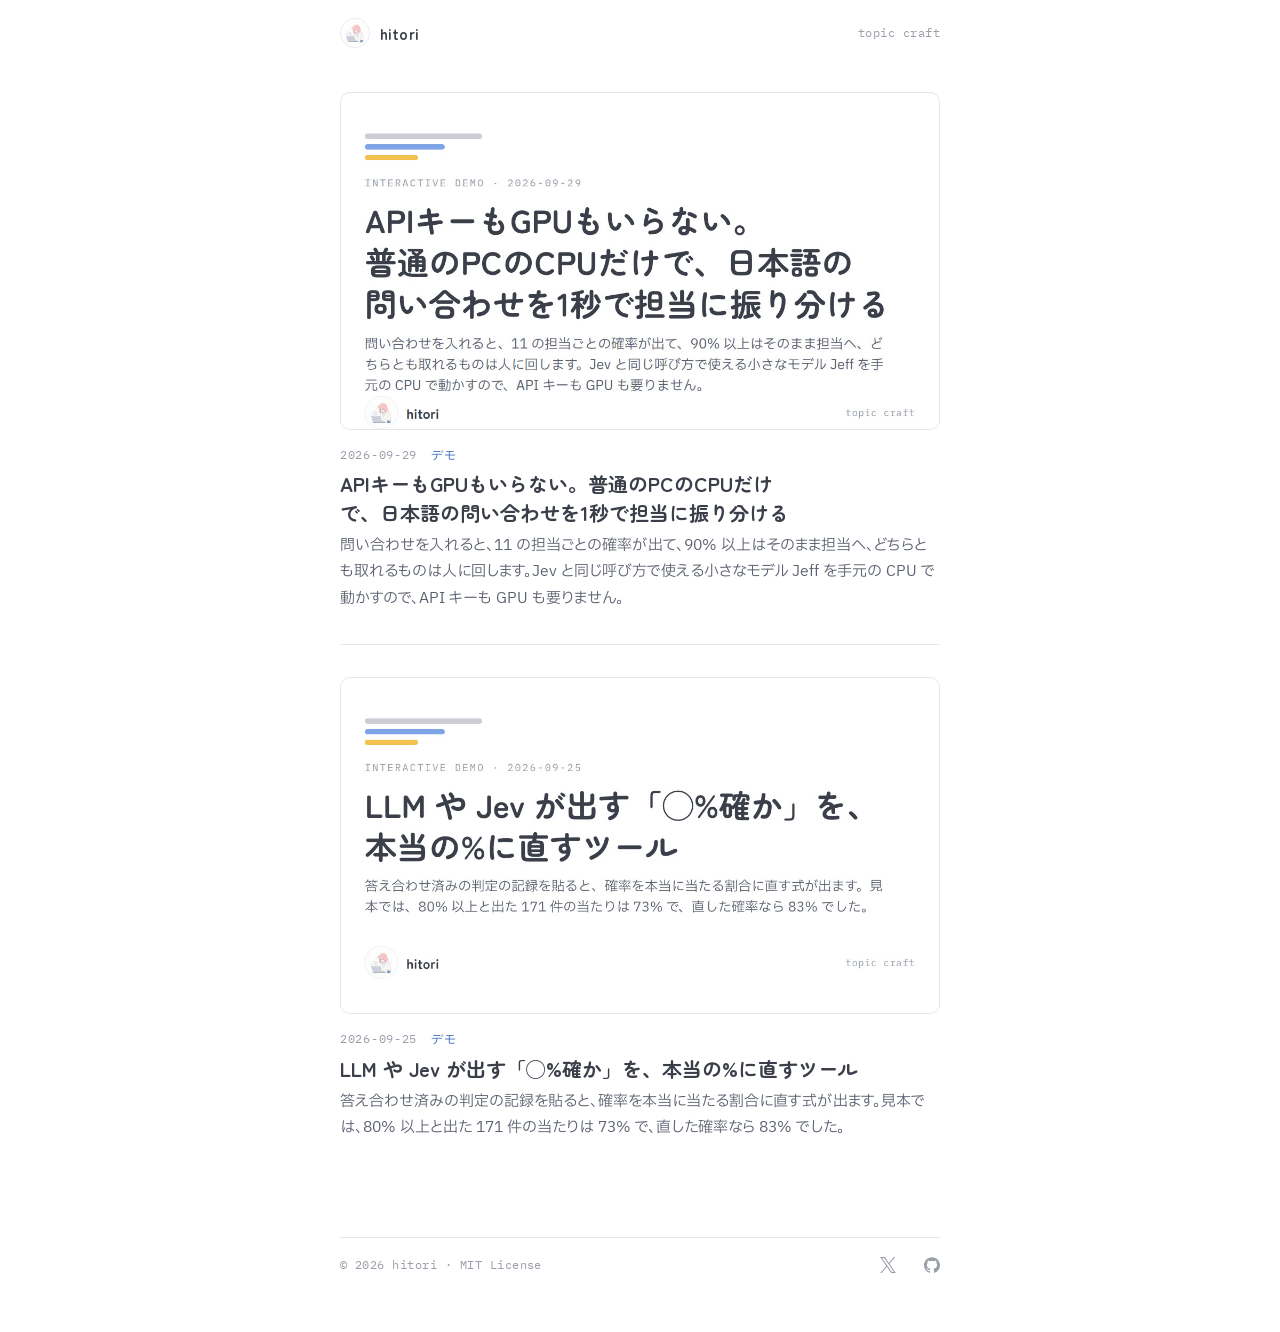
<file: index.html>
<!doctype html>
<html lang="ja">
<head>
<meta charset="utf-8">
<meta name="viewport" content="width=device-width, initial-scale=1, viewport-fit=cover">
<title>hitori · topic craft</title>
<meta name="description" content="hitori が新しい技術の論文や記事を題材に作った、ブラウザで動くデモと解説。">
<meta property="og:title" content="hitori · topic craft">
<meta property="og:description" content="hitori が新しい技術の論文や記事を題材に作った、ブラウザで動くデモと解説。">
<meta property="og:image" content="https://hitoridev-studio.github.io/topic-craft/works/2026-09-29-inquiry-router/card.jpg">
<meta name="twitter:card" content="summary_large_image">
<link rel="preconnect" href="https://fonts.googleapis.com">
<link rel="preconnect" href="https://fonts.gstatic.com" crossorigin>
<link rel="stylesheet" href="https://fonts.googleapis.com/css2?family=IBM+Plex+Sans+JP:wght@400;500;600&family=IBM+Plex+Sans:wght@400;500;600&family=IBM+Plex+Mono:wght@400;500&family=Zen+Maru+Gothic:wght@500;700&display=swap">
<link rel="stylesheet" href="assets/site.css">
<link rel="icon" href="assets/favicon.svg" type="image/svg+xml">
<link rel="icon" href="assets/favicon-32.png" sizes="32x32" type="image/png">
<link rel="apple-touch-icon" href="assets/apple-touch-icon.png">
</head>
<body>
<div class="wrap"><header class="top"><a class="brand" href="index.html"><img class="avatar" src="assets/avatar.png" alt="">hitori</a><span class="tag">topic craft</span></header></div>
<main class="wrap">

<ul class="list" style="margin-top:44px">
  <li><a href="works/2026-09-29-inquiry-router/index.html"><img class="thumb" src="works/2026-09-29-inquiry-router/card.jpg" alt=""><div class="d"><span>2026-09-29</span><span class="kind">デモ</span></div><p class="t">APIキーもGPUもいらない。普通のPCのCPUだけで、日本語の問い合わせを<span style="white-space:nowrap">1秒</span>で担当に振り分ける</p><p class="s">問い合わせを入れると、11 の担当ごとの確率が出て、90% 以上はそのまま担当へ、どちらとも取れるものは人に回します。Jev と同じ呼び方で使える小さなモデル Jeff を手元の CPU で動かすので、API キーも GPU も要りません。</p></a></li>
  <li><a href="works/2026-09-25-llm-percent-fixer/index.html"><img class="thumb" src="works/2026-09-25-llm-percent-fixer/card.jpg" alt=""><div class="d"><span>2026-09-25</span><span class="kind">デモ</span></div><p class="t">LLM や Jev が出す<span style="white-space:nowrap">「◯%確か」を</span>、本当の%に直すツール</p><p class="s">答え合わせ済みの判定の記録を貼ると、確率を本当に当たる割合に直す式が出ます。見本では、80% 以上と出た 171 件の当たりは 73% で、直した確率なら 83% でした。</p></a></li>
</ul>

<p class="foot foot-row"><span>© 2026 hitori · MIT License</span><span class="social"><a href="https://x.com/botchi_the_dev" aria-label="X"><svg viewBox="0 0 24 24" aria-hidden="true"><path d="M14.234 10.162 22.977 0h-2.072l-7.591 8.824L7.251 0H.258l9.168 13.343L.258 24H2.33l8.016-9.318L16.749 24h6.993zm-2.837 3.299-.929-1.329L3.076 1.56h3.182l5.965 8.532.929 1.329 7.754 11.09h-3.182z"/></svg></a><a href="https://github.com/hitoridev-studio/topic-craft" aria-label="GitHub"><svg viewBox="0 0 24 24" aria-hidden="true"><path d="M12 .297c-6.63 0-12 5.373-12 12 0 5.303 3.438 9.8 8.205 11.385.6.113.82-.258.82-.577 0-.285-.01-1.04-.015-2.04-3.338.724-4.042-1.61-4.042-1.61C4.422 18.07 3.633 17.7 3.633 17.7c-1.087-.744.084-.729.084-.729 1.205.084 1.838 1.236 1.838 1.236 1.07 1.835 2.809 1.305 3.495.998.108-.776.417-1.305.76-1.605-2.665-.3-5.466-1.332-5.466-5.93 0-1.31.465-2.38 1.235-3.22-.135-.303-.54-1.523.105-3.176 0 0 1.005-.322 3.3 1.23.96-.267 1.98-.399 3-.405 1.02.006 2.04.138 3 .405 2.28-1.552 3.285-1.23 3.285-1.23.645 1.653.24 2.873.12 3.176.765.84 1.23 1.91 1.23 3.22 0 4.61-2.805 5.625-5.475 5.92.42.36.81 1.096.81 2.22 0 1.606-.015 2.896-.015 3.286 0 .315.21.69.825.57C20.565 22.092 24 17.592 24 12.297c0-6.627-5.373-12-12-12"/></svg></a></span></p>
</main>
</body>
</html>
</file>
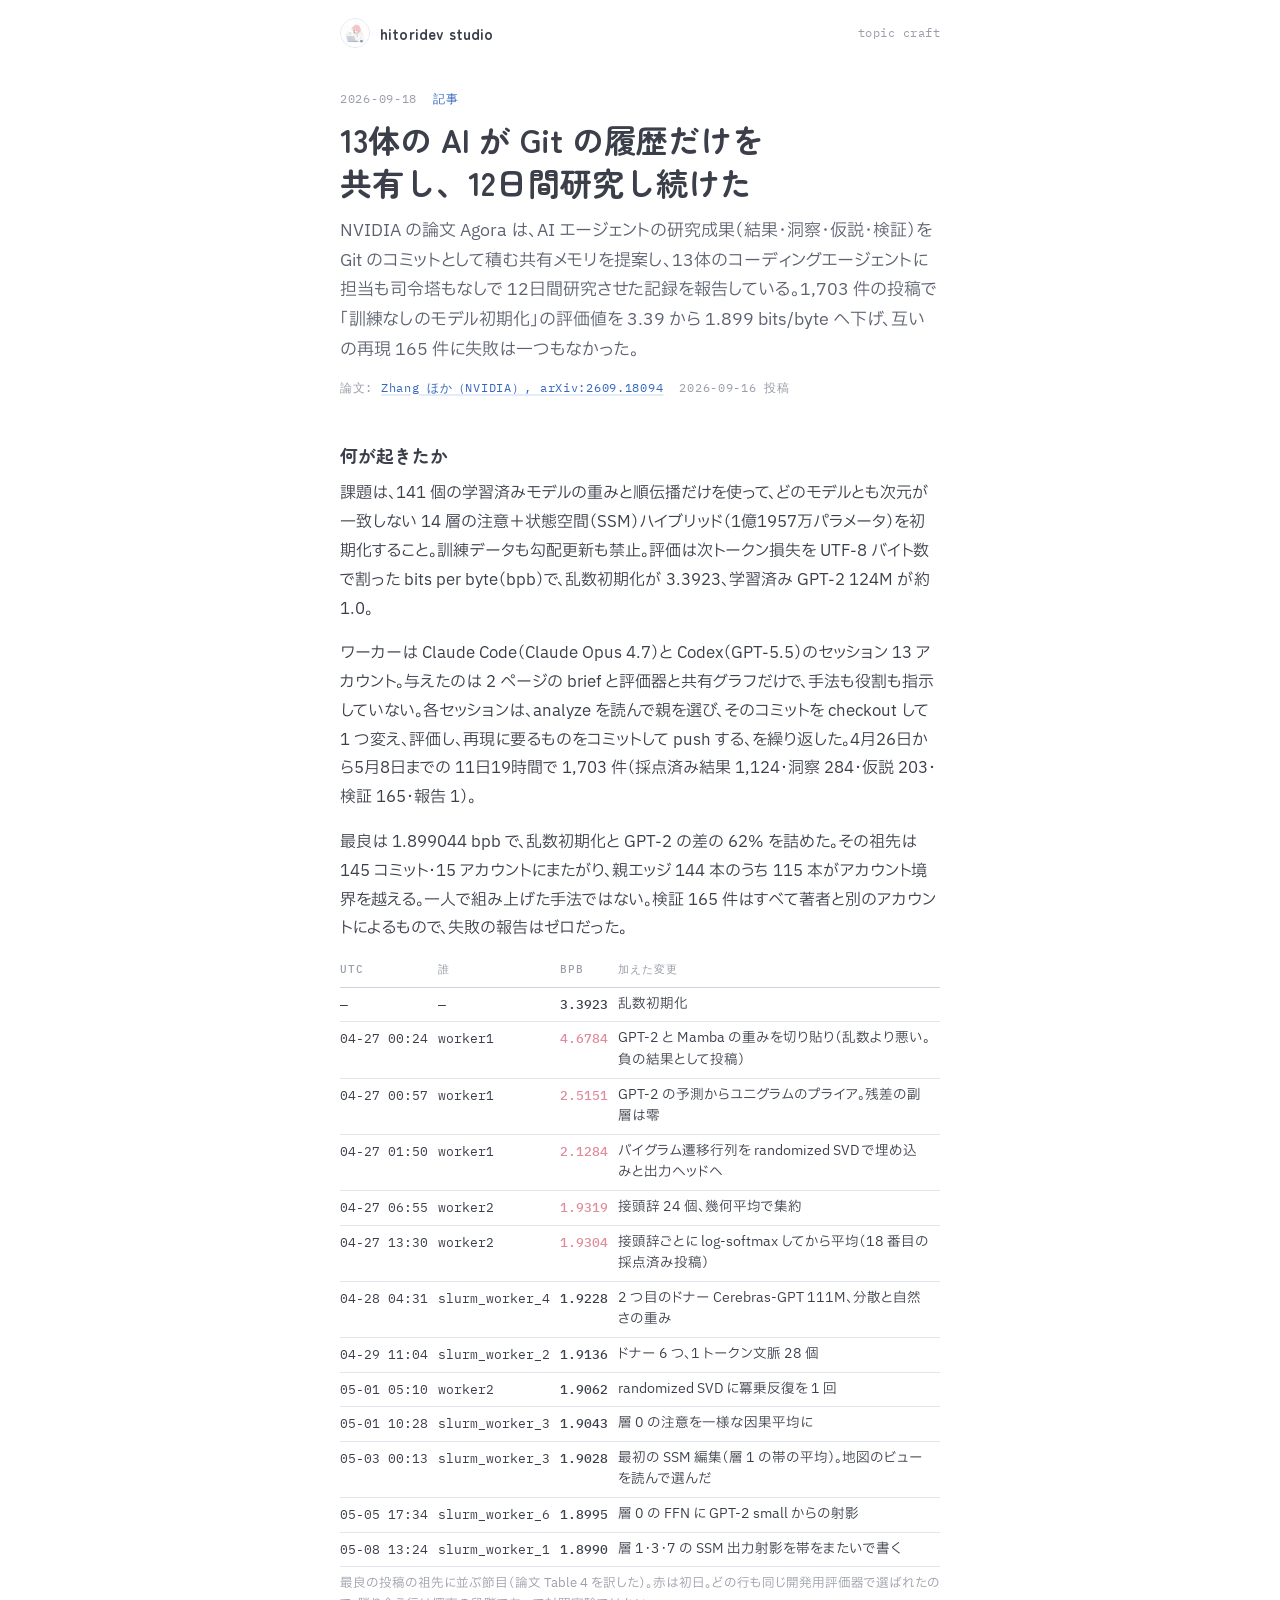
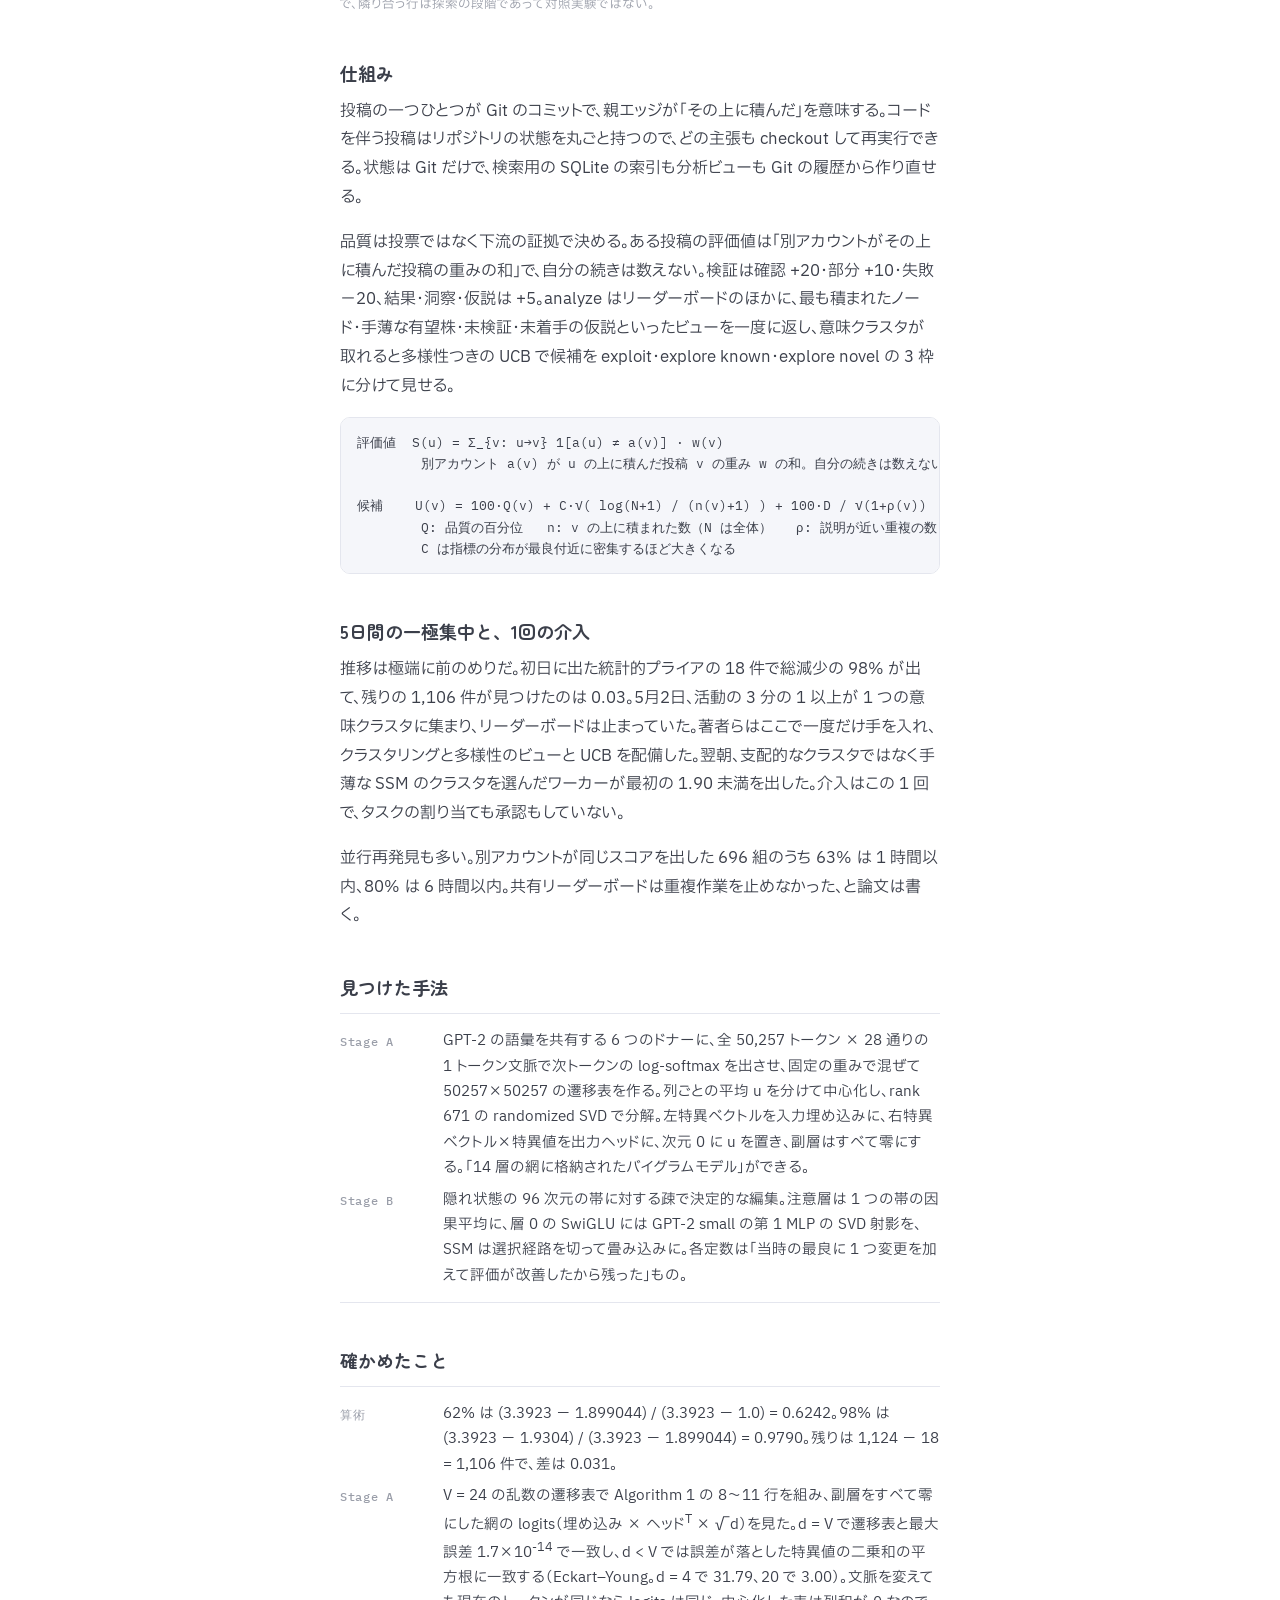
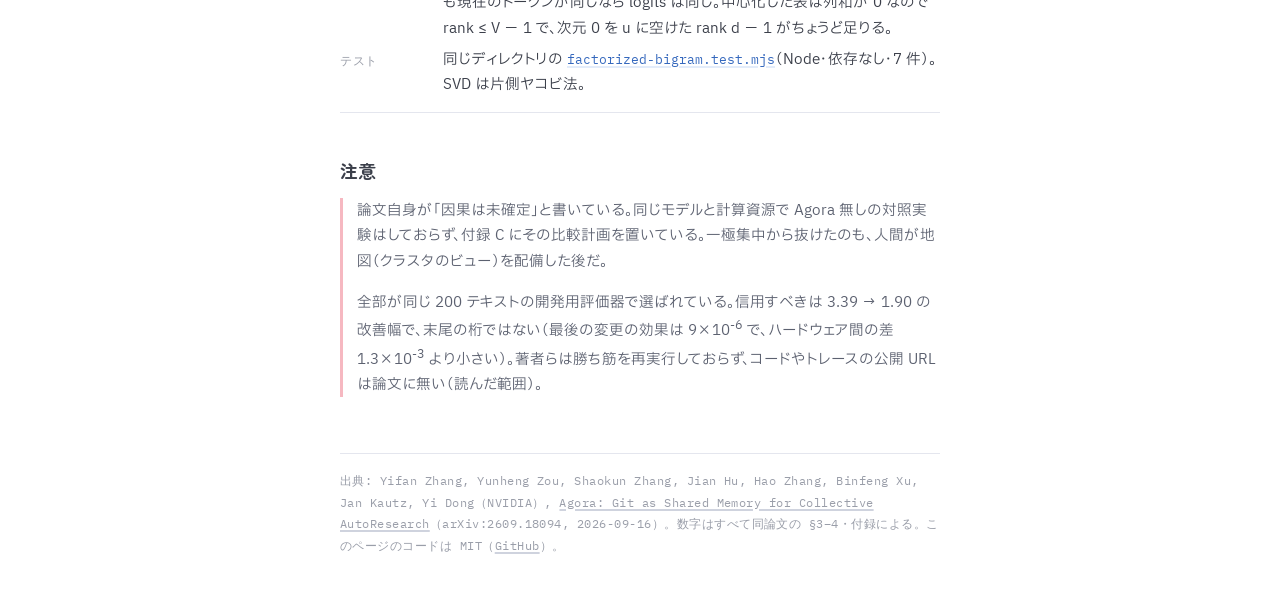
<file: works/2026-09-18-agora-git-shared-memory/index.html>
<!doctype html>
<html lang="ja">
<head>
<meta charset="utf-8">
<meta name="viewport" content="width=device-width, initial-scale=1, viewport-fit=cover">
<title>13体の AI が Git の履歴だけを共有し、12日間研究し続けた</title>
<meta name="description" content="NVIDIA の論文 Agora を読んだ。研究の結果・仮説・検証を Git のコミットとして積む共有メモリの上で、13体のコーディングエージェントが司令塔なしに 12日間研究し、訓練なしのモデル初期化で学習済み GPT-2 との差の 62% を詰めた記録。">
<meta property="og:title" content="13体の AI が Git の履歴だけを共有し、12日間研究し続けた">
<meta property="og:description" content="NVIDIA の Agora は、研究の結果・仮説・検証を Git のコミットとして積む共有メモリ。13体のエージェントが司令塔なしで 1,703 件を投稿し、訓練なしのモデル初期化で GPT-2 との差の 62% を詰め、互いの再現 165 件に失敗はなかった。">
<meta property="og:image" content="https://hitoridev-studio.github.io/topic-craft/works/2026-09-18-agora-git-shared-memory/card.jpg">
<meta name="twitter:card" content="summary_large_image">
<link rel="preconnect" href="https://fonts.googleapis.com">
<link rel="preconnect" href="https://fonts.gstatic.com" crossorigin>
<link rel="stylesheet" href="https://fonts.googleapis.com/css2?family=IBM+Plex+Sans+JP:wght@400;500;600&family=IBM+Plex+Sans:wght@400;500;600&family=IBM+Plex+Mono:wght@400;500&family=Zen+Maru+Gothic:wght@500;700&display=swap">
<link rel="stylesheet" href="../../assets/site.css">
<style>
  /* このページだけの部品。土台（書体・余白・罫）は assets/site.css */
  .lead { color: var(--ink-2); font-size: 17px; line-height: 1.75; margin: 0 0 12px; }
  pre { background: var(--wash); border: 1px solid var(--line); border-radius: var(--radius, 10px); padding: 14px 16px; font-family: var(--mono); font-size: 12.5px; line-height: 1.7; overflow-x: auto; color: var(--ink); margin: 8px 0 18px; }
  code { font-family: var(--mono); font-size: .92em; }
  .kv { display: grid; grid-template-columns: 6em 1fr; gap: 6px 16px; font-size: 14.5px; line-height: 1.75; margin: 12px 0 18px; padding: 14px 0; border-top: 1px solid var(--line); border-bottom: 1px solid var(--line); }
  .kv b { font-family: var(--mono); font-weight: 500; font-size: 12px; letter-spacing: .06em; color: var(--ink-3); padding-top: .25em; }
  @media (max-width: 420px) { .kv { grid-template-columns: 1fr; gap: 2px 0; } .kv b { padding-top: .6em; } }
  .ms { width: 100%; border-collapse: collapse; font-size: 13.5px; line-height: 1.6; margin: 10px 0 6px; font-variant-numeric: tabular-nums; }
  .ms th { text-align: left; font-family: var(--mono); font-size: 11px; letter-spacing: .1em; color: var(--ink-3); font-weight: 500; padding: 2px 10px 8px 0; text-transform: uppercase; border-bottom: 1px solid var(--line-2); }
  .ms td { padding: 6px 10px 6px 0; border-bottom: 1px solid var(--line); vertical-align: top; }
  .ms td.t, .ms td.n { font-family: var(--mono); font-size: 12.5px; white-space: nowrap; }
  .ms td.n { font-weight: 500; }
  .ms tr.day1 td.n { color: var(--pink-deep, #b3261e); }
  @media (max-width: 480px) {
    /* 狭い画面では 1 行を「日時・誰・bpb」と「変更」の 2 段に組む（4 列のままだと変更の列が 130px になる） */
    .ms, .ms tbody { display: block; }
    .ms thead { display: none; }
    .ms tr { display: grid; grid-template-columns: auto auto 1fr; column-gap: 14px; padding: 9px 0; border-bottom: 1px solid var(--line); }
    .ms td { border: 0; padding: 0; }
    .ms td.n { text-align: right; }
    .ms td:nth-child(4) { grid-column: 1 / -1; padding-top: 2px; }
  }
  .cap { font-size: 12.5px; color: var(--ink-3); line-height: 1.7; margin: 6px 0 18px; }
  .note { color: var(--ink-2); font-size: 14.5px; line-height: 1.75; padding-left: 14px; border-left: 3px solid var(--pink, var(--line-2)); margin: 14px 0; }
  .note p:last-child { margin-bottom: 0; }
  .foot { margin-top: 56px; }
</style>
</head>
<body>
<div class="wrap">
  <header class="top"><a class="brand" href="../../index.html"><img class="avatar" src="../../assets/avatar.png" alt="">hitoridev studio</a><span class="tag">topic craft</span></header>
  <p class="meta" style="margin-top:40px"><span>2026-09-18</span><span class="kind">記事</span></p>

  <h1 style="margin-top:8px"><span style="white-space:nowrap">13体</span>の AI が Git の履歴だけを共有し、<span style="white-space:nowrap">12日間</span>研究し続けた</h1>
  <p class="lead">NVIDIA の論文 Agora は、AI エージェントの研究成果（結果・洞察・仮説・検証）を Git のコミットとして積む共有メモリを提案し、13体のコーディングエージェントに担当も司令塔もなしで 12日間研究させた記録を報告している。1,703 件の投稿で「訓練なしのモデル初期化」の評価値を 3.39 から 1.899 bits/byte へ下げ、互いの再現 165 件に失敗は一つもなかった。</p>
  <p class="meta"><span>論文: <a href="https://arxiv.org/abs/2609.18094">Zhang ほか（NVIDIA）, arXiv:2609.18094</a></span><span>2026-09-16 投稿</span></p>

  <h2>何が起きたか</h2>
  <p>課題は、141 個の学習済みモデルの重みと順伝播だけを使って、どのモデルとも次元が一致しない 14 層の注意＋状態空間（SSM）ハイブリッド（1億1957万パラメータ）を初期化すること。訓練データも勾配更新も禁止。評価は次トークン損失を UTF-8 バイト数で割った bits per byte（bpb）で、乱数初期化が 3.3923、学習済み GPT-2 124M が約 1.0。</p>
  <p>ワーカーは Claude Code（Claude Opus 4.7）と Codex（GPT-5.5）のセッション 13 アカウント。与えたのは 2 ページの brief と評価器と共有グラフだけで、手法も役割も指示していない。各セッションは、analyze を読んで親を選び、そのコミットを checkout して 1 つ変え、評価し、再現に要るものをコミットして push する、を繰り返した。4月26日から5月8日までの 11日19時間で 1,703 件（採点済み結果 1,124・洞察 284・仮説 203・検証 165・報告 1）。</p>
  <p>最良は 1.899044 bpb で、乱数初期化と GPT-2 の差の 62% を詰めた。その祖先は 145 コミット・15 アカウントにまたがり、親エッジ 144 本のうち 115 本がアカウント境界を越える。一人で組み上げた手法ではない。検証 165 件はすべて著者と別のアカウントによるもので、失敗の報告はゼロだった。</p>

  <table class="ms">
    <thead><tr><th>UTC</th><th>誰</th><th>bpb</th><th>加えた変更</th></tr></thead>
    <tbody>
      <tr><td class="t">—</td><td class="t">—</td><td class="n">3.3923</td><td>乱数初期化</td></tr>
      <tr class="day1"><td class="t">04-27 00:24</td><td class="t">worker1</td><td class="n">4.6784</td><td>GPT-2 と Mamba の重みを切り貼り（乱数より悪い。負の結果として投稿）</td></tr>
      <tr class="day1"><td class="t">04-27 00:57</td><td class="t">worker1</td><td class="n">2.5151</td><td>GPT-2 の予測からユニグラムのプライア。残差の副層は零</td></tr>
      <tr class="day1"><td class="t">04-27 01:50</td><td class="t">worker1</td><td class="n">2.1284</td><td>バイグラム遷移行列を randomized SVD で埋め込みと出力ヘッドへ</td></tr>
      <tr class="day1"><td class="t">04-27 06:55</td><td class="t">worker2</td><td class="n">1.9319</td><td>接頭辞 24 個、幾何平均で集約</td></tr>
      <tr class="day1"><td class="t">04-27 13:30</td><td class="t">worker2</td><td class="n">1.9304</td><td>接頭辞ごとに log-softmax してから平均（18 番目の採点済み投稿）</td></tr>
      <tr><td class="t">04-28 04:31</td><td class="t">slurm_worker_4</td><td class="n">1.9228</td><td>2 つ目のドナー Cerebras-GPT 111M、分散と自然さの重み</td></tr>
      <tr><td class="t">04-29 11:04</td><td class="t">slurm_worker_2</td><td class="n">1.9136</td><td>ドナー 6 つ、1 トークン文脈 28 個</td></tr>
      <tr><td class="t">05-01 05:10</td><td class="t">worker2</td><td class="n">1.9062</td><td>randomized SVD に冪乗反復を 1 回</td></tr>
      <tr><td class="t">05-01 10:28</td><td class="t">slurm_worker_3</td><td class="n">1.9043</td><td>層 0 の注意を一様な因果平均に</td></tr>
      <tr><td class="t">05-03 00:13</td><td class="t">slurm_worker_3</td><td class="n">1.9028</td><td>最初の SSM 編集（層 1 の帯の平均）。地図のビューを読んで選んだ</td></tr>
      <tr><td class="t">05-05 17:34</td><td class="t">slurm_worker_6</td><td class="n">1.8995</td><td>層 0 の FFN に GPT-2 small からの射影</td></tr>
      <tr><td class="t">05-08 13:24</td><td class="t">slurm_worker_1</td><td class="n">1.8990</td><td>層 1・3・7 の SSM 出力射影を帯をまたいで書く</td></tr>
    </tbody>
  </table>
  <p class="cap">最良の投稿の祖先に並ぶ節目（論文 Table 4 を訳した）。赤は初日。どの行も同じ開発用評価器で選ばれたので、隣り合う行は探索の段階であって対照実験ではない。</p>

  <h2>仕組み</h2>
  <p>投稿の一つひとつが Git のコミットで、親エッジが「その上に積んだ」を意味する。コードを伴う投稿はリポジトリの状態を丸ごと持つので、どの主張も checkout して再実行できる。状態は Git だけで、検索用の SQLite の索引も分析ビューも Git の履歴から作り直せる。</p>
  <p>品質は投票ではなく下流の証拠で決める。ある投稿の評価値は「別アカウントがその上に積んだ投稿の重みの和」で、自分の続きは数えない。検証は確認 +20・部分 +10・失敗 −20、結果・洞察・仮説は +5。analyze はリーダーボードのほかに、最も積まれたノード・手薄な有望株・未検証・未着手の仮説といったビューを一度に返し、意味クラスタが取れると多様性つきの UCB で候補を exploit・explore known・explore novel の 3 枠に分けて見せる。</p>
<pre>評価値  S(u) = Σ_{v: u→v} 1[a(u) ≠ a(v)] · w(v)
        別アカウント a(v) が u の上に積んだ投稿 v の重み w の和。自分の続きは数えない

候補    U(v) = 100·Q(v) + C·√( log(N+1) / (n(v)+1) ) + 100·D / √(1+ρ(v))
        Q: 品質の百分位   n: v の上に積まれた数（N は全体）   ρ: 説明が近い重複の数
        C は指標の分布が最良付近に密集するほど大きくなる</pre>

  <h2>5日間の一極集中と、1回の介入</h2>
  <p>推移は極端に前のめりだ。初日に出た統計的プライアの 18 件で総減少の 98% が出て、残りの 1,106 件が見つけたのは 0.03。5月2日、活動の 3 分の 1 以上が 1 つの意味クラスタに集まり、リーダーボードは止まっていた。著者らはここで一度だけ手を入れ、クラスタリングと多様性のビューと UCB を配備した。翌朝、支配的なクラスタではなく手薄な SSM のクラスタを選んだワーカーが最初の 1.90 未満を出した。介入はこの 1 回で、タスクの割り当ても承認もしていない。</p>
  <p>並行再発見も多い。別アカウントが同じスコアを出した 696 組のうち 63% は 1 時間以内、80% は 6 時間以内。共有リーダーボードは重複作業を止めなかった、と論文は書く。</p>

  <h2>見つけた手法</h2>
  <div class="kv">
    <b>Stage A</b><span>GPT-2 の語彙を共有する 6 つのドナーに、全 50,257 トークン × 28 通りの 1 トークン文脈で次トークンの log-softmax を出させ、固定の重みで混ぜて 50257×50257 の遷移表を作る。列ごとの平均 u を分けて中心化し、rank 671 の randomized SVD で分解。左特異ベクトルを入力埋め込みに、右特異ベクトル×特異値を出力ヘッドに、次元 0 に u を置き、副層はすべて零にする。「14 層の網に格納されたバイグラムモデル」ができる。</span>
    <b>Stage B</b><span>隠れ状態の 96 次元の帯に対する疎で決定的な編集。注意層は 1 つの帯の因果平均に、層 0 の SwiGLU には GPT-2 small の第 1 MLP の SVD 射影を、SSM は選択経路を切って畳み込みに。各定数は「当時の最良に 1 つ変更を加えて評価が改善したから残った」もの。</span>
  </div>

  <h2>確かめたこと</h2>
  <div class="kv">
    <b>算術</b><span>62% は (3.3923 − 1.899044) / (3.3923 − 1.0) = 0.6242。98% は (3.3923 − 1.9304) / (3.3923 − 1.899044) = 0.9790。残りは 1,124 − 18 = 1,106 件で、差は 0.031。</span>
    <b>Stage A</b><span>V = 24 の乱数の遷移表で Algorithm 1 の 8〜11 行を組み、副層をすべて零にした網の logits（埋め込み × ヘッド<sup>T</sup> × √d）を見た。d = V で遷移表と最大誤差 1.7×10<sup>-14</sup> で一致し、d &lt; V では誤差が落とした特異値の二乗和の平方根に一致する（Eckart–Young。d = 4 で 31.79、20 で 3.00）。文脈を変えても現在のトークンが同じなら logits は同じ。中心化した表は列和が 0 なので rank ≤ V − 1 で、次元 0 を u に空けた rank d − 1 がちょうど足りる。</span>
    <b>テスト</b><span>同じディレクトリの <a href="factorized-bigram.test.mjs"><code>factorized-bigram.test.mjs</code></a>（Node・依存なし・7 件）。SVD は片側ヤコビ法。</span>
  </div>

  <h2>注意</h2>
  <div class="note">
    <p>論文自身が「因果は未確定」と書いている。同じモデルと計算資源で Agora 無しの対照実験はしておらず、付録 C にその比較計画を置いている。一極集中から抜けたのも、人間が地図（クラスタのビュー）を配備した後だ。</p>
    <p>全部が同じ 200 テキストの開発用評価器で選ばれている。信用すべきは 3.39 → 1.90 の改善幅で、末尾の桁ではない（最後の変更の効果は 9×10<sup>-6</sup> で、ハードウェア間の差 1.3×10<sup>-3</sup> より小さい）。著者らは勝ち筋を再実行しておらず、コードやトレースの公開 URL は論文に無い（読んだ範囲）。</p>
  </div>

  <p class="foot">出典: Yifan Zhang, Yunheng Zou, Shaokun Zhang, Jian Hu, Hao Zhang, Binfeng Xu, Jan Kautz, Yi Dong（NVIDIA）, <a href="https://arxiv.org/abs/2609.18094">Agora: Git as Shared Memory for Collective AutoResearch</a>（arXiv:2609.18094, 2026-09-16）。数字はすべて同論文の §3–4・付録による。このページのコードは MIT（<a href="https://github.com/hitoridev-studio/topic-craft">GitHub</a>）。</p>
</div>
</body>
</html>
</file>
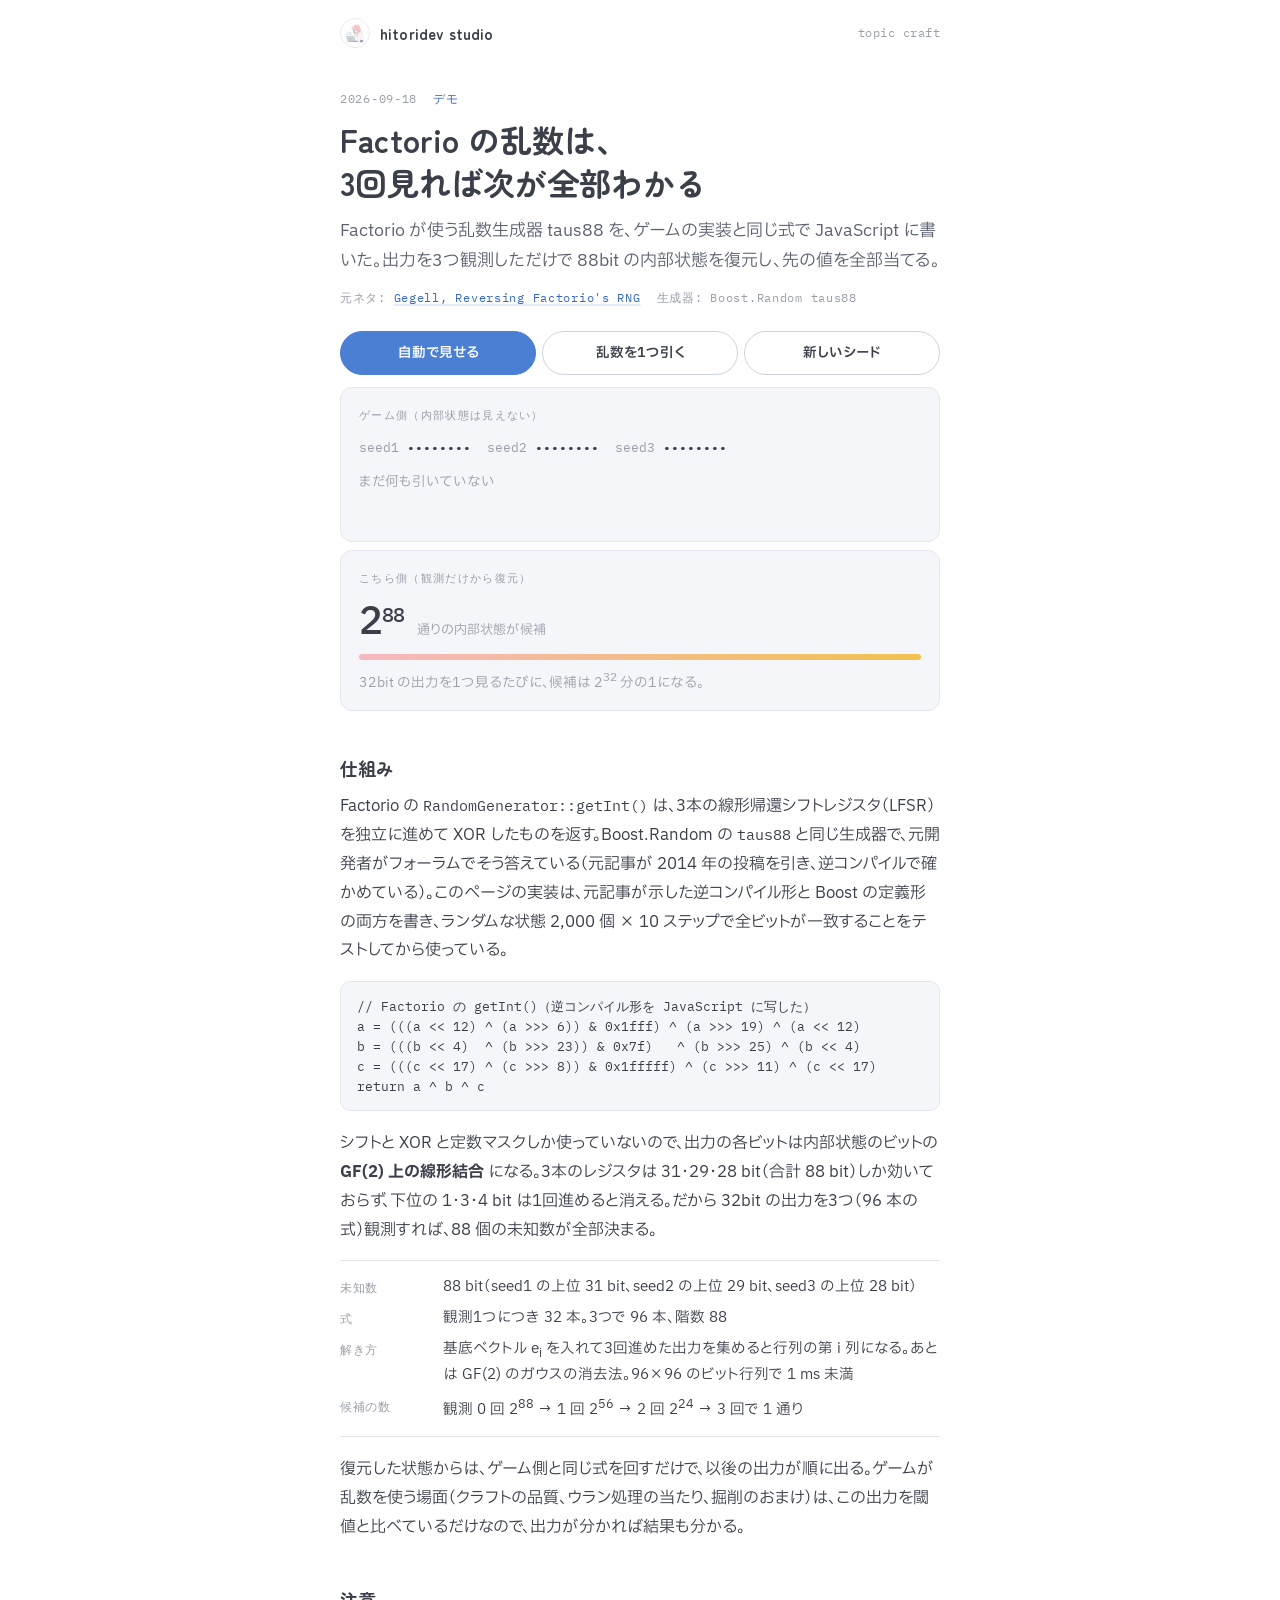
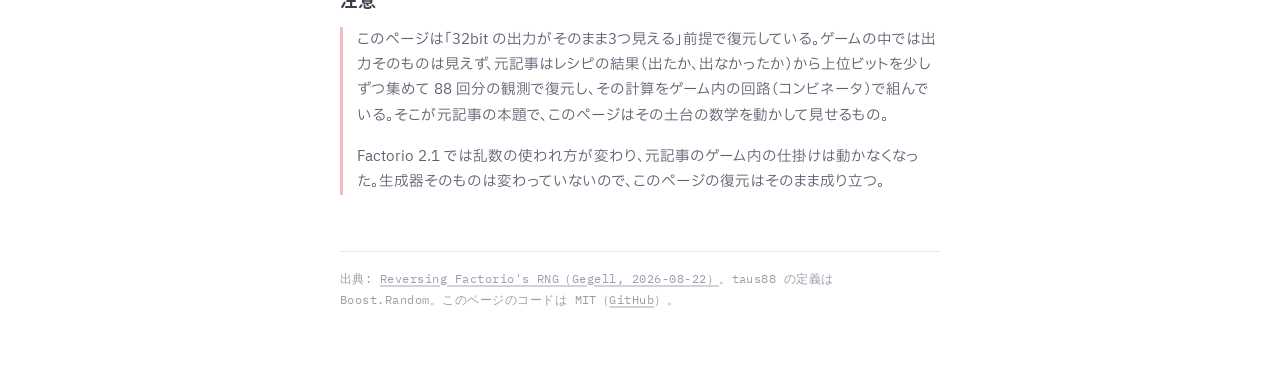
<file: works/2026-09-18-factorio-rng-predict/index.html>
<!doctype html>
<html lang="ja">
<head>
<meta charset="utf-8">
<meta name="viewport" content="width=device-width, initial-scale=1, viewport-fit=cover">
<title>Factorio の乱数は、3回見れば次が全部わかる</title>
<meta name="description" content="Factorio が使う乱数生成器 taus88 をゲームの実装と同じ式で JavaScript に書き、出力を3つ観測しただけで 88bit の内部状態を復元して、先の値を全部当てる。">
<meta property="og:title" content="Factorio の乱数は、3回見れば次が全部わかる">
<meta property="og:description" content="ゲームと同じ taus88 を JavaScript で動かし、出力3つから 88bit の内部状態を GF(2) の連立方程式で復元して先の値を当てる。">
<meta property="og:image" content="https://hitoridev-studio.github.io/topic-craft/works/2026-09-18-factorio-rng-predict/card.jpg">
<meta name="twitter:card" content="summary_large_image">
<link rel="preconnect" href="https://fonts.googleapis.com">
<link rel="preconnect" href="https://fonts.gstatic.com" crossorigin>
<link rel="stylesheet" href="https://fonts.googleapis.com/css2?family=IBM+Plex+Sans+JP:wght@400;500;600&family=IBM+Plex+Sans:wght@400;500;600&family=IBM+Plex+Mono:wght@400;500&family=Zen+Maru+Gothic:wght@500;700&display=swap">
<link rel="stylesheet" href="../../assets/site.css">
<style>
  /* このページだけの部品。土台（書体・余白・罫）は assets/site.css */
  :root { --panel: #f5f6fa; --panel-ink: #3b3f4a; --panel-mute: #9a9ea9; --panel-line: #e4e6ee; --accent: #4a7fd4; --accent-2: #c99a24; --yes: #4a7fd4; --no: #e08a9b; --hit: #e08a9b; }
  .lead { color: var(--ink-2); font-size: 17px; line-height: 1.75; margin: 0 0 12px; }
  .btns { display: flex; flex-wrap: wrap; gap: 8px; margin: 22px 0 12px; }
  .btns { gap: 6px; }
  .btns button { font: inherit; font-size: 13.5px; font-weight: 600; min-height: 44px; padding: 8px 14px; border-radius: 999px; border: 1px solid var(--line-2); background: var(--bg); color: var(--ink); cursor: pointer; white-space: nowrap; }
  .btns button.primary { background: var(--blue); border-color: var(--blue); color: #fff; }
  .btns button:disabled { opacity: .4; cursor: default; }
  .panel { background: var(--panel); color: var(--panel-ink); border: 1px solid var(--panel-line); border-radius: 12px; padding: 18px 18px 16px; margin-top: 10px; }
  .panel + .panel { margin-top: 8px; }
  .lbl { font-family: var(--mono); font-size: 11px; letter-spacing: .12em; color: var(--panel-mute); text-transform: uppercase; margin-bottom: 10px; }
  .seeds { font-family: var(--mono); font-size: 12.5px; color: var(--panel-mute); display: flex; flex-wrap: wrap; gap: 4px 16px; font-variant-numeric: tabular-nums; }
  .seeds b { color: var(--panel-ink); font-weight: 500; }
  ol.obs { list-style: none; margin: 12px 0 0; padding: 0; display: grid; gap: 6px; min-height: 3.4em; font-family: var(--mono); font-variant-numeric: tabular-nums; }
  ol.obs li { display: grid; grid-template-columns: 2.4em 1fr auto; gap: 12px; align-items: baseline; font-size: 17px; }
  ol.obs li .n { color: var(--panel-mute); font-size: 12px; }
  ol.obs li .hex { color: var(--accent); font-weight: 500; letter-spacing: .04em; }
  ol.obs li .dec { color: var(--panel-mute); font-size: 12px; }
  ol.obs li.empty { color: var(--panel-mute); font-size: 13.5px; grid-template-columns: 1fr; font-family: var(--sans); }
  .cand { display: flex; align-items: baseline; gap: 12px; flex-wrap: wrap; }
  .cand .big { font-family: var(--mono); font-size: 40px; font-weight: 500; line-height: 1; letter-spacing: -.02em; color: var(--panel-ink); }
  .cand .big sup { font-size: .5em; vertical-align: .6em; }
  .cand .big.one { color: var(--hit); }
  .cand .sub { color: var(--panel-mute); font-size: 13px; }
  .bar { height: 6px; background: #e4e6ee; border-radius: 3px; overflow: hidden; margin: 12px 0 6px; }
  .bar i { display: block; height: 100%; width: 100%; background: linear-gradient(90deg, #f6b8c1, #f2c14e); transition: width .5s ease; }
  .status { font-size: 13.5px; color: var(--panel-mute); margin-top: 8px; min-height: 1.5em; line-height: 1.7; }
  .status b { color: var(--hit); font-weight: 600; }
  .rec { margin-top: 14px; padding-top: 12px; border-top: 1px solid var(--panel-line); }
  .rec .ok { color: var(--accent); font-weight: 600; }
  .rec .seeds { margin-top: 6px; }
  .rec .seeds b { color: var(--accent-2); }
  .pred { margin-top: 14px; padding-top: 12px; border-top: 1px solid var(--panel-line); }
  .pred table { width: 100%; border-collapse: collapse; font-family: var(--mono); font-size: 15px; font-variant-numeric: tabular-nums; }
  .pred th { text-align: left; font-size: 11px; letter-spacing: .1em; color: var(--panel-mute); font-weight: 500; padding: 2px 8px 8px 0; text-transform: uppercase; }
  .pred td { padding: 4px 8px 4px 0; border-top: 1px solid var(--panel-line); }
  .pred td.n { color: var(--panel-mute); font-size: 12px; }
  .pred td.hex { color: var(--panel-ink); }
  .pred td.act { color: var(--panel-mute); }
  .pred td.mark { text-align: right; width: 2em; font-weight: 500; }
  .pred td.mark.yes { color: var(--yes); } .pred td.mark.no { color: var(--no); }
  .pred tr.match td.act { color: var(--panel-ink); }
  .pred .btns { margin: 12px 0 0; }
  .pred .btns button { background: #fff; color: var(--panel-ink); border-color: var(--line-2); }
  pre { background: var(--wash); border: 1px solid var(--line); border-radius: 10px; padding: 14px 16px; font-family: var(--mono); font-size: 12.5px; line-height: 1.6; overflow-x: auto; color: var(--ink); margin: 8px 0 18px; }
  code { font-family: var(--mono); font-size: .92em; }
  .kv { display: grid; grid-template-columns: 6em 1fr; gap: 6px 16px; font-size: 14.5px; line-height: 1.7; margin: 12px 0 18px; padding: 14px 0; border-top: 1px solid var(--line); border-bottom: 1px solid var(--line); }
  .kv b { font-family: var(--mono); font-weight: 500; font-size: 12px; letter-spacing: .06em; color: var(--ink-3); padding-top: .25em; }
  .note { color: var(--ink-2); font-size: 14.5px; line-height: 1.75; padding-left: 14px; border-left: 3px solid var(--pink); margin: 14px 0; }
  .note p:last-child { margin-bottom: 0; }
  .foot { margin-top: 56px; }
  @media (prefers-reduced-motion: reduce) { .bar i { transition: none; } }
</style>
</head>
<body>
<div class="wrap">
  <header class="top"><a class="brand" href="../../index.html"><img class="avatar" src="../../assets/avatar.png" alt="">hitoridev studio</a><span class="tag">topic craft</span></header>
  <p class="meta" style="margin-top:40px"><span>2026-09-18</span><span class="kind">デモ</span></p>

  <h1 style="margin-top:8px">Factorio の乱数は、<span style="white-space:nowrap">3回見れば</span>次が全部わかる</h1>
  <p class="lead">Factorio が使う乱数生成器 taus88 を、ゲームの実装と同じ式で JavaScript に書いた。出力を3つ観測しただけで 88bit の内部状態を復元し、先の値を全部当てる。</p>
  <p class="meta"><span>元ネタ: <a href="https://gegell.github.io/posts/factorio-rng/">Gegell, Reversing Factorio's RNG</a></span><span>生成器: Boost.Random taus88</span></p>

  <div class="btns">
    <button type="button" class="primary" id="auto">自動で見せる</button>
    <button type="button" id="draw">乱数を1つ引く</button>
    <button type="button" id="reset">新しいシード</button>
  </div>

  <div class="panel">
    <div class="lbl">ゲーム側（内部状態は見えない）</div>
    <div class="seeds"><span>seed1 <b class="mono" id="g1">••••••••</b></span><span>seed2 <b class="mono" id="g2">••••••••</b></span><span>seed3 <b class="mono" id="g3">••••••••</b></span></div>
    <ol class="obs mono" id="obs"><li class="empty">まだ何も引いていない</li></ol>
  </div>

  <div class="panel">
    <div class="lbl">こちら側（観測だけから復元）</div>
    <div class="cand"><span class="big mono" id="cand">2<sup>88</sup></span><span class="sub">通りの内部状態が候補</span></div>
    <div class="bar"><i id="bar"></i></div>
    <div class="status" id="status">32bit の出力を1つ見るたびに、候補は 2<sup>32</sup> 分の1になる。</div>
    <div class="rec" id="rec" hidden>
      <div class="ok">状態を復元した <span class="mono" id="solveInfo"></span></div>
      <div class="seeds"><span>seed1 <b class="mono" id="r1"></b></span><span>seed2 <b class="mono" id="r2"></b></span><span>seed3 <b class="mono" id="r3"></b></span></div>
    </div>
    <div class="pred" id="pred" hidden>
      <table class="mono">
        <thead><tr><th>#</th><th>予測</th><th>実際</th><th></th></tr></thead>
        <tbody id="predBody"></tbody>
      </table>
      <div class="btns"><button type="button" id="verify">答え合わせ（ゲーム側で10回引く）</button></div>
    </div>
  </div>

  <h2>仕組み</h2>
  <p>Factorio の <code>RandomGenerator::getInt()</code> は、3本の線形帰還シフトレジスタ（LFSR）を独立に進めて XOR したものを返す。Boost.Random の <code>taus88</code> と同じ生成器で、元開発者がフォーラムでそう答えている（元記事が 2014 年の投稿を引き、逆コンパイルで確かめている）。このページの実装は、元記事が示した逆コンパイル形と Boost の定義形の両方を書き、ランダムな状態 2,000 個 × 10 ステップで全ビットが一致することをテストしてから使っている。</p>
<pre class="mono">// Factorio の getInt()（逆コンパイル形を JavaScript に写した）
a = (((a &lt;&lt; 12) ^ (a &gt;&gt;&gt; 6)) &amp; 0x1fff) ^ (a &gt;&gt;&gt; 19) ^ (a &lt;&lt; 12)
b = (((b &lt;&lt; 4)  ^ (b &gt;&gt;&gt; 23)) &amp; 0x7f)   ^ (b &gt;&gt;&gt; 25) ^ (b &lt;&lt; 4)
c = (((c &lt;&lt; 17) ^ (c &gt;&gt;&gt; 8)) &amp; 0x1fffff) ^ (c &gt;&gt;&gt; 11) ^ (c &lt;&lt; 17)
return a ^ b ^ c</pre>
  <p>シフトと XOR と定数マスクしか使っていないので、出力の各ビットは内部状態のビットの <strong>GF(2) 上の線形結合</strong> になる。3本のレジスタは 31・29・28 bit（合計 88 bit）しか効いておらず、下位の 1・3・4 bit は1回進めると消える。だから 32bit の出力を3つ（96 本の式）観測すれば、88 個の未知数が全部決まる。</p>
  <div class="kv">
    <b>未知数</b><span>88 bit（seed1 の上位 31 bit、seed2 の上位 29 bit、seed3 の上位 28 bit）</span>
    <b>式</b><span>観測1つにつき 32 本。3つで 96 本、階数 88</span>
    <b>解き方</b><span>基底ベクトル e<sub>i</sub> を入れて3回進めた出力を集めると行列の第 i 列になる。あとは GF(2) のガウスの消去法。96×96 のビット行列で 1 ms 未満</span>
    <b>候補の数</b><span>観測 0 回 2<sup>88</sup> → 1 回 2<sup>56</sup> → 2 回 2<sup>24</sup> → 3 回で 1 通り</span>
  </div>
  <p>復元した状態からは、ゲーム側と同じ式を回すだけで、以後の出力が順に出る。ゲームが乱数を使う場面（クラフトの品質、ウラン処理の当たり、掘削のおまけ）は、この出力を閾値と比べているだけなので、出力が分かれば結果も分かる。</p>

  <h2>注意</h2>
  <div class="note">
    <p>このページは「32bit の出力がそのまま3つ見える」前提で復元している。ゲームの中では出力そのものは見えず、元記事はレシピの結果（出たか、出なかったか）から上位ビットを少しずつ集めて 88 回分の観測で復元し、その計算をゲーム内の回路（コンビネータ）で組んでいる。そこが元記事の本題で、このページはその土台の数学を動かして見せるもの。</p>
    <p>Factorio 2.1 では乱数の使われ方が変わり、元記事のゲーム内の仕掛けは動かなくなった。生成器そのものは変わっていないので、このページの復元はそのまま成り立つ。</p>
  </div>

  <p class="foot">出典: <a href="https://gegell.github.io/posts/factorio-rng/">Reversing Factorio's RNG（Gegell, 2026-08-22）</a>。taus88 の定義は Boost.Random。このページのコードは MIT（<a href="https://github.com/hitoridev-studio/topic-craft">GitHub</a>）。</p>
</div>

<script>
// ---------- 生成器：Factorio の getInt()（逆コンパイル形） ----------
function step(s) {
  let [a, b, c] = s
  a = ((((a << 12) ^ (a >>> 6)) & 0x1fff) ^ (a >>> 19) ^ (a << 12)) >>> 0
  b = ((((b << 4) ^ (b >>> 23)) & 0x7f) ^ (b >>> 25) ^ (b << 4)) >>> 0
  c = ((((c << 17) ^ (c >>> 8)) & 0x1fffff) ^ (c >>> 11) ^ (c << 17)) >>> 0
  return [a, b, c]
}
const out = (s) => (s[0] ^ s[1] ^ s[2]) >>> 0

// ---------- 復元：GF(2) の連立方程式 ----------
// 未知数 96（seed1..3 × 32 bit）。出力は状態の線形関数（定数項なし）なので、
// 基底 e_i を k 回進めた出力が行列の第 i 列になる。行は BigInt のビット列で持つ。
const SYSTEMS = new Map()
function buildSystem(k) {
  if (SYSTEMS.has(k)) return SYSTEMS.get(k)
  const cols = []
  for (let i = 0; i < 96; i++) {
    let s = [0, 0, 0]; s[i >> 5] = (1 << (i & 31)) >>> 0
    const o = []; for (let t = 0; t < k; t++) { s = step(s); o.push(out(s)) }
    cols.push(o)
  }
  const rows = []
  for (let t = 0; t < k; t++) for (let bit = 0; bit < 32; bit++) {
    let m = 0n
    for (let i = 0; i < 96; i++) if ((cols[i][t] >>> bit) & 1) m |= 1n << BigInt(i)
    rows.push(m)
  }
  SYSTEMS.set(k, rows); return rows
}
function solve(observed) {
  const k = observed.length
  const rows = buildSystem(k).map((m, r) => ({ m, y: (observed[r >> 5] >>> (r & 31)) & 1 }))
  const pivots = []; let rank = 0
  for (let col = 0; col < 96 && rank < rows.length; col++) {
    const bit = 1n << BigInt(col); let p = -1
    for (let r = rank; r < rows.length; r++) if (rows[r].m & bit) { p = r; break }
    if (p < 0) continue
    ;[rows[rank], rows[p]] = [rows[p], rows[rank]]
    for (let r = 0; r < rows.length; r++) if (r !== rank && (rows[r].m & bit)) { rows[r].m ^= rows[rank].m; rows[r].y ^= rows[rank].y }
    pivots.push(col); rank++
  }
  for (let r = rank; r < rows.length; r++) if (rows[r].m === 0n && rows[r].y) return { ok: false, rank }
  const x = [0, 0, 0]
  for (let r = 0; r < rank; r++) if (rows[r].y) { const c = pivots[r]; x[c >> 5] = (x[c >> 5] | (1 << (c & 31))) >>> 0 }
  return { ok: true, rank, state: x }
}

// ---------- 画面 ----------
const $ = (id) => document.getElementById(id)
const hex = (v) => '0x' + v.toString(16).toUpperCase().padStart(8, '0')
const rnd32 = () => { const a = new Uint32Array(1); crypto.getRandomValues(a); return a[0] }
let game, gameSnap, observed, recovered, predictions, actuals, timers = []
const sleep = (ms) => new Promise((r) => { const t = setTimeout(r, ms); timers.push(t) })

function reset() {
  for (const t of timers) clearTimeout(t); timers = []
  game = [rnd32(), rnd32(), rnd32()]; gameSnap = null; observed = []; recovered = null; predictions = []; actuals = []
  for (const id of ['g1', 'g2', 'g3']) $(id).textContent = '••••••••'
  $('obs').innerHTML = '<li class="empty">まだ何も引いていない</li>'
  $('rec').hidden = true; $('pred').hidden = true; $('predBody').innerHTML = ''
  $('draw').disabled = false; $('auto').disabled = false; $('verify').disabled = false
  updateCand()
}
function updateCand() {
  const n = observed.length
  const free = Math.max(88 - 32 * n, 0)
  const big = $('cand')
  big.innerHTML = free > 0 ? `2<sup>${free}</sup>` : '1'
  big.classList.toggle('one', free === 0)
  $('bar').style.width = (free / 88 * 100) + '%'
  $('status').innerHTML = n === 0 ? '32bit の出力を1つ見るたびに、候補は 2<sup>32</sup> 分の1になる。'
    : free > 0 ? `${n} つ観測。まだ 2<sup>${free}</sup> 通りあるので決まらない。`
    : `3つ観測。連立方程式の階数が 88 に達し、内部状態が <b>1通り</b>に決まった。`
}
function draw() {
  if (observed.length >= 3) return
  game = step(game); const v = out(game); observed.push(v)
  if (observed.length === 1) $('obs').innerHTML = ''
  const li = document.createElement('li')
  li.innerHTML = `<span class="n">#${observed.length}</span><span class="hex">${hex(v)}</span><span class="dec">${v.toLocaleString('en-US')}</span>`
  $('obs').append(li)
  updateCand()
  if (observed.length === 3) { gameSnap = game.slice(); $('draw').disabled = true; recover() }
}
function recover() {
  const t0 = performance.now(); const r = solve(observed); const ms = performance.now() - t0
  if (!r.ok) { $('status').textContent = '矛盾する観測。復元できない。'; return }
  // 解は観測を始める前の状態。観測した3回ぶん進めると、ゲーム側の今の状態と同じになる
  let s = r.state
  for (let t = 0; t < observed.length; t++) s = step(s)
  recovered = s
  $('solveInfo').textContent = `（階数 ${r.rank}/88・${ms.toFixed(2)} ms）`
  $('r1').textContent = hex(recovered[0]); $('r2').textContent = hex(recovered[1]); $('r3').textContent = hex(recovered[2])
  $('rec').hidden = false
  // 復元した状態から次の 10 個を予測する
  predictions = []
  for (let i = 0; i < 10; i++) { s = step(s); predictions.push(out(s)) }
  $('predBody').innerHTML = predictions.map((v, i) => `<tr id="p${i}"><td class="n">${i + 4}</td><td class="hex">${hex(v)}</td><td class="act">—</td><td class="mark"></td></tr>`).join('')
  $('pred').hidden = false
}
async function verify(animated) {
  if (!recovered || actuals.length) return
  $('verify').disabled = true
  for (let i = 0; i < 10; i++) {
    game = step(game); const v = out(game); actuals.push(v)
    const tr = $('p' + i); tr.querySelector('.act').textContent = hex(v)
    const m = tr.querySelector('.mark'); const ok = v === predictions[i]
    m.textContent = ok ? '✓' : '✗'; m.classList.add(ok ? 'yes' : 'no'); if (ok) tr.classList.add('match')
    if (animated) await sleep(220)
  }
  // ゲーム側の内部状態（3回引いた時点）を明かす。復元した状態と同じ値になる
  for (const [id, i] of [['g1', 0], ['g2', 1], ['g3', 2]]) $(id).textContent = hex(gameSnap[i])
  const all = actuals.every((v, i) => v === predictions[i])
  $('status').innerHTML = all ? '10 個すべて一致。ゲーム側の内部状態（上に明かした）と復元した状態は同じ値になっている。' : '一致しない値がある。'
}
async function auto() {
  reset(); $('auto').disabled = true; document.body.dataset.demo = 'running'
  await sleep(500); draw(); await sleep(1100); draw(); await sleep(1100); draw()
  await sleep(1500); await verify(true)
  document.body.dataset.demo = 'done'   // 録画と検査がここを待つ
}
$('draw').addEventListener('click', draw)
$('reset').addEventListener('click', reset)
$('auto').addEventListener('click', auto)
$('verify').addEventListener('click', () => verify(true))
reset()
if (new URLSearchParams(location.search).get('auto') === '1') setTimeout(auto, 400)
</script>
</body>
</html>
</file>
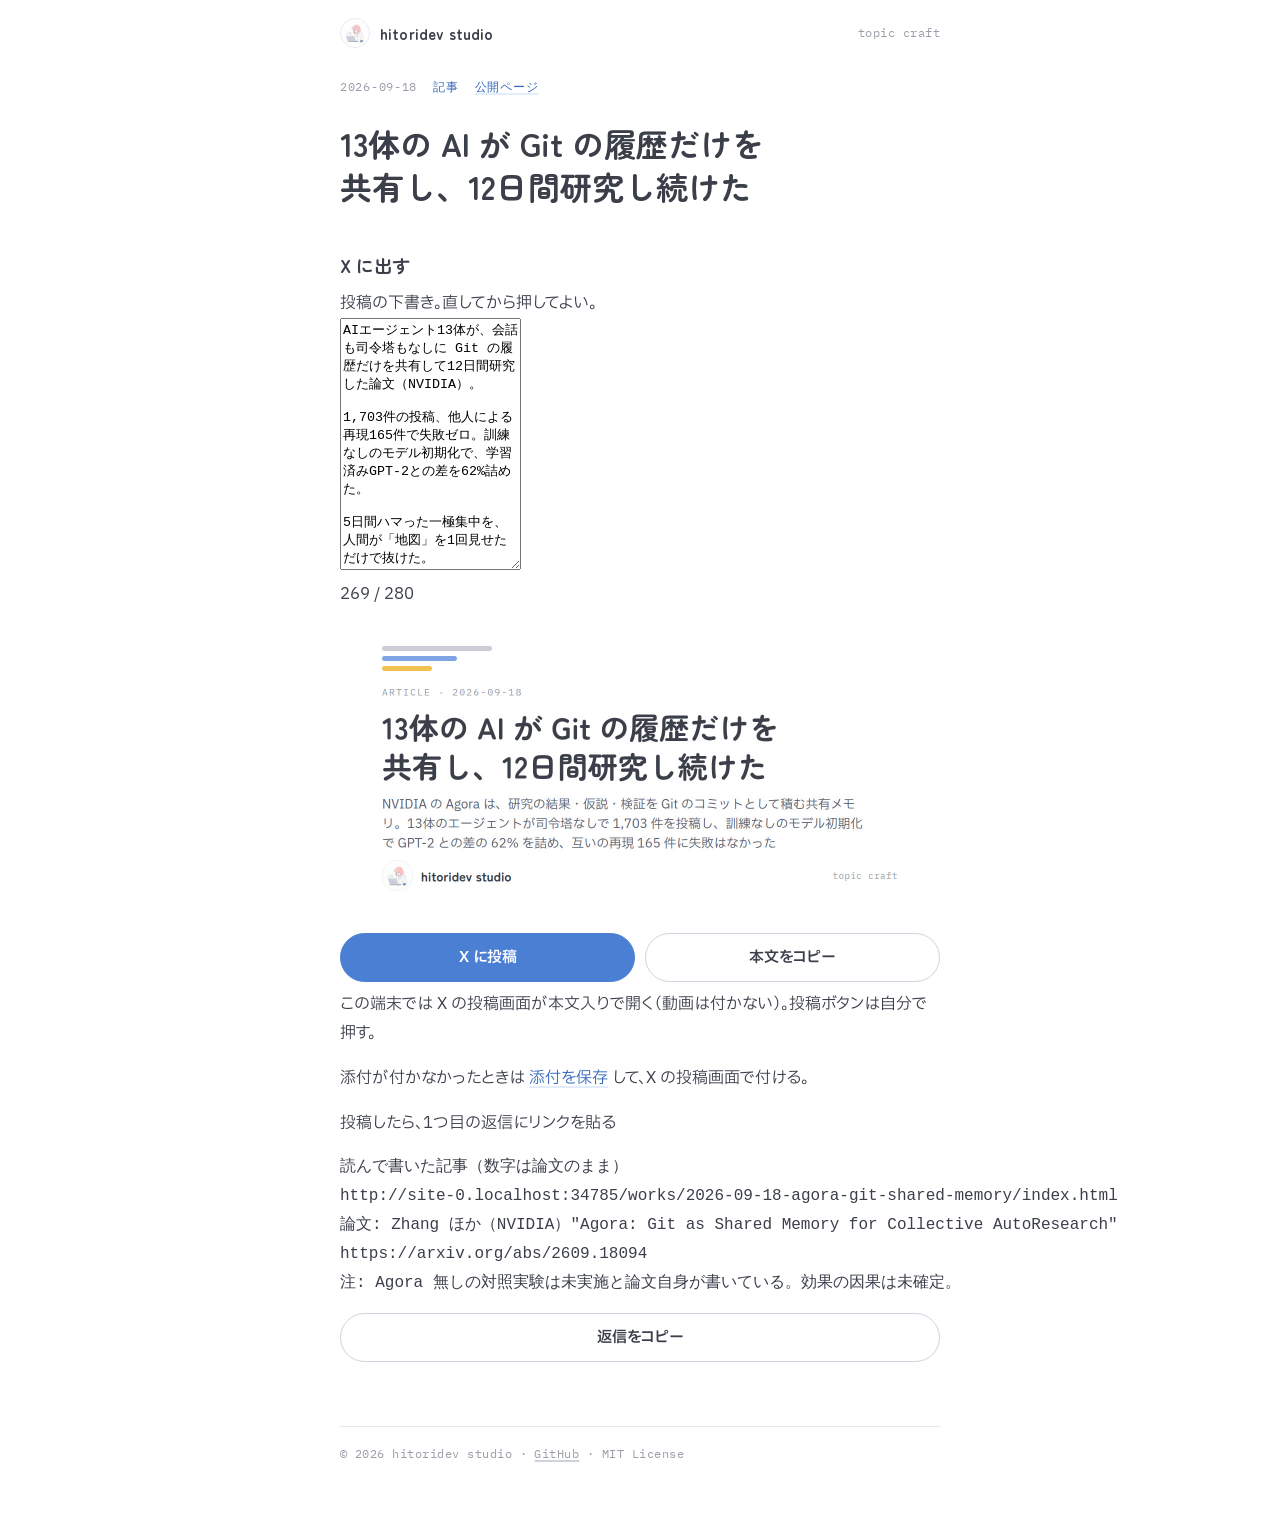
<file: works/2026-09-18-agora-git-shared-memory/post.html>
<!doctype html>
<html lang="ja">
<head>
<meta charset="utf-8">
<meta name="viewport" content="width=device-width, initial-scale=1, viewport-fit=cover">
<title>13体の AI が Git の履歴だけを共有し、12日間研究し続けた — X に出す</title>

<meta property="og:title" content="13体の AI が Git の履歴だけを共有し、12日間研究し続けた — X に出す">


<link rel="preconnect" href="https://fonts.googleapis.com">
<link rel="preconnect" href="https://fonts.gstatic.com" crossorigin>
<link rel="stylesheet" href="https://fonts.googleapis.com/css2?family=IBM+Plex+Sans+JP:wght@400;500;600&family=IBM+Plex+Sans:wght@400;500;600&family=IBM+Plex+Mono:wght@400;500&family=Zen+Maru+Gothic:wght@500;700&display=swap">
<link rel="stylesheet" href="../../assets/site.css">
</head>
<body>
<div class="wrap"><header class="top"><a class="brand" href="../../index.html"><img class="avatar" src="../../assets/avatar.png" alt="">hitoridev studio</a><span class="tag">topic craft</span></header></div>
<main class="wrap">

<p class="meta" style="margin-top:28px"><span>2026-09-18</span><span class="kind">記事</span><a href="index.html">公開ページ</a></p>
<h1><span style="white-space:nowrap">13体</span>の AI が Git の履歴だけを共有し、<span style="white-space:nowrap">12日</span>間研究し続けた</h1>
<section class="post" id="postsec">
  <h2>X に出す</h2>
  <div class="who">投稿の下書き。直してから押してよい。</div>
  <textarea id="draft" aria-label="投稿の本文"></textarea>
  <div class="cnt" id="cnt"></div>
  <img src="card.jpg" alt="" style="width:100%;border-radius:12px">
  <div class="btns"><button type="button" class="go" id="go">X に投稿</button><button type="button" class="sub" id="copy">本文をコピー</button></div>
  <p class="note" id="how" style="margin-top:8px">押すと共有シートが開く。X を選ぶと、投稿画面に本文と動画が入って開く。投稿ボタンは自分で押す。</p>
  <p class="note">添付が付かなかったときは <a href="card.jpg" download="agora-git-shared-memory.jpg">添付を保存</a> して、X の投稿画面で付ける。</p>
  <div class="reply"><div class="who">投稿したら、1つ目の返信にリンクを貼る</div><pre id="reply"></pre><div class="btns"><button type="button" class="sub" id="copyReply">返信をコピー</button></div></div>
</section>
<script type="application/json" id="post">{"text":"AIエージェント13体が、会話も司令塔もなしに Git の履歴だけを共有して12日間研究した論文（NVIDIA）。\n\n1,703件の投稿、他人による再現165件で失敗ゼロ。訓練なしのモデル初期化で、学習済みGPT-2との差を62%詰めた。\n\n5日間ハマった一極集中を、人間が「地図」を1回見せただけで抜けた。","reply":"読んで書いた記事（数字は論文のまま）\n{url}\n論文: Zhang ほか（NVIDIA）\"Agora: Git as Shared Memory for Collective AutoResearch\"\nhttps://arxiv.org/abs/2609.18094\n注: Agora 無しの対照実験は未実施と論文自身が書いている。効果の因果は未確定。","media":{"src":"card.jpg","type":"image/jpeg","name":"agora-git-shared-memory.jpg"}}</script>
<script src="../../assets/post.js"></script>

<p class="foot">© 2026 hitoridev studio · <a href="https://github.com/hitoridev-studio/topic-craft">GitHub</a> · MIT License</p>
</main>
</body>
</html>
</file>
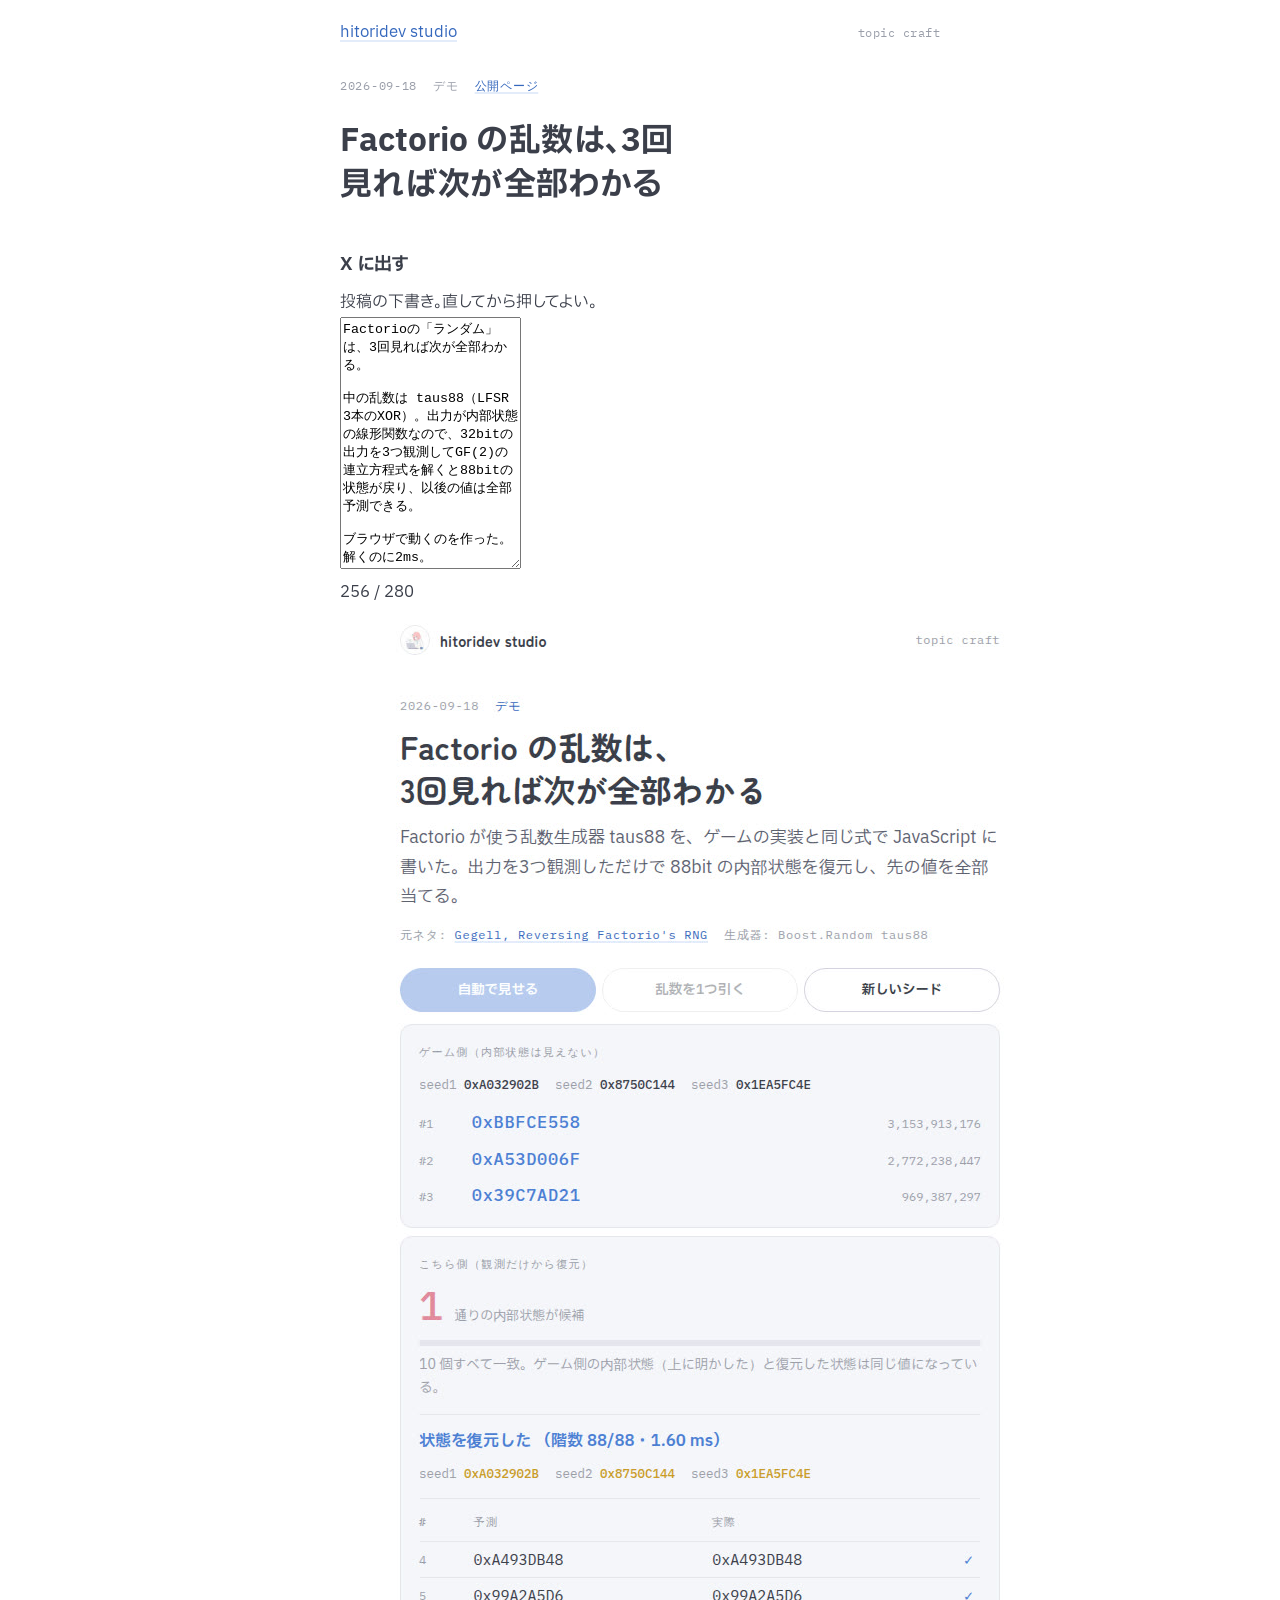
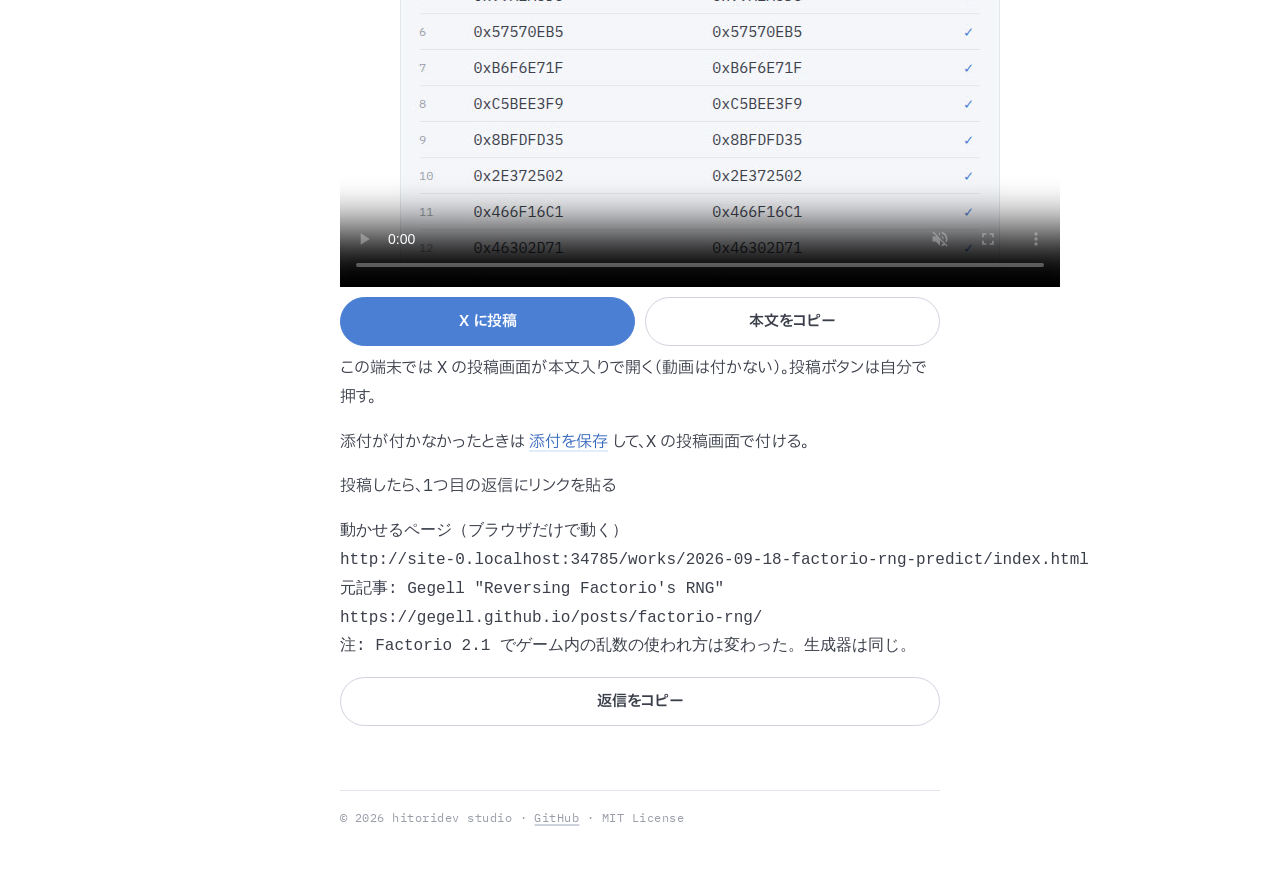
<file: works/2026-09-18-factorio-rng-predict/post.html>
<!doctype html>
<html lang="ja">
<head>
<meta charset="utf-8">
<meta name="viewport" content="width=device-width, initial-scale=1, viewport-fit=cover">
<title>Factorio の乱数は、3回見れば次が全部わかる — X に出す</title>

<meta property="og:title" content="Factorio の乱数は、3回見れば次が全部わかる — X に出す">


<link rel="preconnect" href="https://fonts.googleapis.com">
<link rel="preconnect" href="https://fonts.gstatic.com" crossorigin>
<link rel="stylesheet" href="https://fonts.googleapis.com/css2?family=IBM+Plex+Sans+JP:wght@400;500;600&family=IBM+Plex+Sans:wght@400;500;600&family=IBM+Plex+Mono:wght@400;500&display=swap">
<link rel="stylesheet" href="../../assets/site.css">
</head>
<body>
<div class="wrap"><header class="top"><a href="../../index.html">hitoridev studio</a><span class="tag">topic craft</span></header></div>
<main class="wrap">

<p class="meta" style="margin-top:28px"><span>2026-09-18</span><span>デモ</span><a href="index.html">公開ページ</a></p>
<h1>Factorio の乱数は、<span style="white-space:nowrap">3回</span>見れば次が全部わかる</h1>
<section class="post" id="postsec">
  <h2>X に出す</h2>
  <div class="who">投稿の下書き。直してから押してよい。</div>
  <textarea id="draft" aria-label="投稿の本文"></textarea>
  <div class="cnt" id="cnt"></div>
  <video src="demo.mp4" poster="demo-poster.jpg" controls muted playsinline></video>
  <div class="btns"><button type="button" class="go" id="go">X に投稿</button><button type="button" class="sub" id="copy">本文をコピー</button></div>
  <p class="note" id="how" style="margin-top:8px">押すと共有シートが開く。X を選ぶと、投稿画面に本文と動画が入って開く。投稿ボタンは自分で押す。</p>
  <p class="note">添付が付かなかったときは <a href="demo.mp4" download="factorio-rng-3-rolls.mp4">添付を保存</a> して、X の投稿画面で付ける。</p>
  <div class="reply"><div class="who">投稿したら、1つ目の返信にリンクを貼る</div><pre id="reply"></pre><div class="btns"><button type="button" class="sub" id="copyReply">返信をコピー</button></div></div>
</section>
<script type="application/json" id="post">{"text":"Factorioの「ランダム」は、3回見れば次が全部わかる。\n\n中の乱数は taus88（LFSR 3本のXOR）。出力が内部状態の線形関数なので、32bitの出力を3つ観測してGF(2)の連立方程式を解くと88bitの状態が戻り、以後の値は全部予測できる。\n\nブラウザで動くのを作った。解くのに2ms。","reply":"動かせるページ（ブラウザだけで動く）\n{url}\n元記事: Gegell \"Reversing Factorio's RNG\"\nhttps://gegell.github.io/posts/factorio-rng/\n注: Factorio 2.1 でゲーム内の乱数の使われ方は変わった。生成器は同じ。","media":{"src":"demo.mp4","type":"video/mp4","name":"factorio-rng-3-rolls.mp4"}}</script>
<script src="../../assets/post.js"></script>

<p class="foot">© 2026 hitoridev studio · <a href="https://github.com/hitoridev-studio/topic-craft">GitHub</a> · MIT License</p>
</main>
</body>
</html>
</file>
<file: assets/site.css>
/*
 * topic craft の見た目 v2。X のアカウントのアイコン（白地、桃色の髪、青いマグ、金色と青と灰のコード線、薄い藤色の影）に合わせる。
 * 参照点（寸法と階層の作り方）: ciechanow.ski・sizu.me・distill.pub。色と丸みはアイコンから取る。
 * 方針: 白地。墨は青みの濃い灰（#3b3f4a）。強調は青（マグ）、桃（髪）、金（コード線）の3色を少量。角は丸く（10px・ボタンは丸薬形）。
 * 書体: 見出しは Zen Maru Gothic（丸ゴシック・アイコンの柔らかさ）、本文は IBM Plex Sans JP、数字とラベルは IBM Plex Mono。
 */
:root {
  --bg: #ffffff; --wash: #f5f6fa; --line: #e4e6ee; --line-2: #cfd3de;
  --ink: #3b3f4a; --ink-2: #5c6170; --ink-3: #9a9ea9;
  --blue: #4a7fd4; --blue-deep: #3568bd; --blue-soft: #e3ecfa;
  --pink: #f6b8c1; --pink-deep: #e08a9b; --pink-soft: #fdeef1;
  --gold: #f2c14e; --gold-deep: #c99a24; --gold-soft: #fdf3d8;
  --lav: #ccccd8;
  --sans: "IBM Plex Sans JP", "IBM Plex Sans", -apple-system, "Hiragino Sans", "Noto Sans JP", system-ui, sans-serif;
  --display: "Zen Maru Gothic", "IBM Plex Sans JP", "Hiragino Maru Gothic ProN", sans-serif;
  --mono: "IBM Plex Mono", ui-monospace, "SF Mono", Menlo, monospace;
  --measure: 40rem; --radius: 10px;
}
* { box-sizing: border-box; }
html, body { margin: 0; }
body { background: var(--bg); color: var(--ink); font-family: var(--sans); font-size: 16px; line-height: 1.8; font-feature-settings: "palt"; -webkit-font-smoothing: antialiased; text-rendering: optimizeLegibility; }
a { color: var(--blue-deep); text-decoration: underline; text-decoration-color: var(--blue-soft); text-decoration-thickness: 2px; text-underline-offset: .16em; }
a:hover { text-decoration-color: var(--blue); }
.wrap { width: min(100%, var(--measure)); margin: 0 auto; padding-inline: 20px; }

/* 上部: アイコンと屋号。帯は付けない */
.top { display: flex; justify-content: space-between; align-items: center; padding: 18px 0 0; }
.top .brand { display: inline-flex; align-items: center; gap: 10px; font-family: var(--display); font-weight: 700; font-size: 15px; letter-spacing: .01em; color: var(--ink); text-decoration: none; }
.top .avatar { width: 30px; height: 30px; border-radius: 50%; border: 1px solid var(--line); background: #fff; object-fit: cover; }
.top .tag { font-family: var(--mono); font-size: 12px; color: var(--ink-3); letter-spacing: .04em; }

/* 一覧 */
.list { list-style: none; margin: 0; padding: 0; }
.list li { padding: 0 0 32px; margin: 0 0 32px; border-bottom: 1px solid var(--line); }
.list li:last-child { border-bottom: 0; }
.list a { display: block; text-decoration: none; color: inherit; }
.list .thumb { display: block; width: 100%; aspect-ratio: 16 / 9; object-fit: cover; object-position: top; border-radius: var(--radius); background: var(--wash); border: 1px solid var(--line); margin-bottom: 14px; }
.list .d { font-family: var(--mono); font-size: 12px; letter-spacing: .06em; color: var(--ink-3); display: flex; gap: 14px; margin-bottom: 4px; }
.list .d .kind { color: var(--blue-deep); }
.list .t { font-family: var(--display); font-weight: 700; font-size: 20px; line-height: 1.45; margin: 0 0 6px; text-wrap: balance; color: var(--ink); }
.list a:hover .t { color: var(--blue-deep); }
.list .s { color: var(--ink-2); font-size: 15px; line-height: 1.75; margin: 0; }

/* 見出し・本文 */
h1 { font-family: var(--display); font-weight: 700; font-size: clamp(25px, 6vw, 32px); line-height: 1.35; letter-spacing: 0; margin: 24px 0 12px; text-wrap: balance; color: var(--ink); }
h2 { font-family: var(--display); font-weight: 700; font-size: 18px; line-height: 1.5; margin: 44px 0 10px; color: var(--ink); }
p { margin: 0 0 16px; }
.meta { font-family: var(--mono); font-size: 12px; letter-spacing: .06em; color: var(--ink-3); display: flex; flex-wrap: wrap; gap: 6px 16px; align-items: baseline; margin: 0 0 8px; }
.meta .kind { color: var(--blue-deep); }
.foot { margin-top: 64px; padding: 16px 0 40px; border-top: 1px solid var(--line); font-family: var(--mono); font-size: 12px; letter-spacing: .04em; color: var(--ink-3); }
.foot a { color: inherit; text-decoration-color: var(--line-2); }
/* 一覧の下端: 左に著作権、右に X と GitHub のアイコン。押せる範囲は 44px 四方にし、アイコンの右端を本文の右端にそろえる */
.foot-row { display: flex; justify-content: space-between; align-items: center; gap: 12px; }
.foot .social { display: inline-flex; margin: -12px -14px -12px 0; }
.foot .social a { display: inline-flex; align-items: center; justify-content: center; width: 44px; height: 44px; color: var(--ink-3); }
.foot .social a:hover { color: var(--ink); }
.foot .social svg { width: 16px; height: 16px; fill: currentColor; }

.btns { display: flex; flex-wrap: wrap; gap: 10px; }
.btns button { flex: 1 1 160px; font: inherit; font-size: 15px; font-weight: 600; min-height: 48px; border-radius: 999px; cursor: pointer; padding: 10px 18px; border: 1px solid var(--line-2); background: var(--bg); color: var(--ink); }
.btns .go { background: var(--blue); border-color: var(--blue); color: #fff; }
.btns .go:hover { background: var(--blue-deep); }
.btns button.done { color: var(--blue-deep); border-color: var(--blue-soft); background: var(--blue-soft); }
:focus-visible { outline: 2px solid var(--blue); outline-offset: 2px; }

/* 表（記事が持ちがち）。罫線と等幅の数字。狭い画面の組み替えはページ側で書く */
.tbl { width: 100%; border-collapse: collapse; font-size: 14px; line-height: 1.6; margin: 12px 0 8px; }
.tbl th { text-align: left; font-family: var(--mono); font-size: 11px; letter-spacing: .08em; color: var(--ink-3); font-weight: 500; padding: 4px 10px 8px 0; text-transform: uppercase; border-bottom: 1px solid var(--line-2); }
.tbl td { padding: 6px 10px 6px 0; border-bottom: 1px solid var(--line); vertical-align: top; }
.tbl .n { font-family: var(--mono); font-variant-numeric: tabular-nums; color: var(--blue-deep); white-space: nowrap; }
.tbl .t { font-family: var(--mono); font-size: 12.5px; color: var(--ink-3); white-space: nowrap; }
.cap { font-size: 13px; color: var(--ink-3); line-height: 1.6; margin: 0 0 16px; }

/* 作品ページのコードの帯。題と説明文のすぐ下、デモより上に置き、作品フォルダ（GitHub）へ送る */
.code { border: 1.5px solid var(--blue); background: var(--wash); border-radius: 12px; padding: 12px 14px 14px; margin: 18px 0 8px; }
.code .l { font-family: var(--mono); font-size: 11.5px; letter-spacing: .08em; color: var(--blue-deep); margin: 0 0 2px; }
.code p { color: var(--ink-2); font-size: 14.5px; line-height: 1.7; margin: 0 0 10px; }
.code a.go { display: flex; align-items: center; justify-content: center; gap: 8px; min-height: 48px; border-radius: 999px; background: var(--blue); color: #fff; font-weight: 600; font-size: 15px; text-decoration: none; }
.code a.go:hover { background: var(--blue-deep); }
.code a.go svg { width: 16px; height: 16px; fill: currentColor; }
</file>
